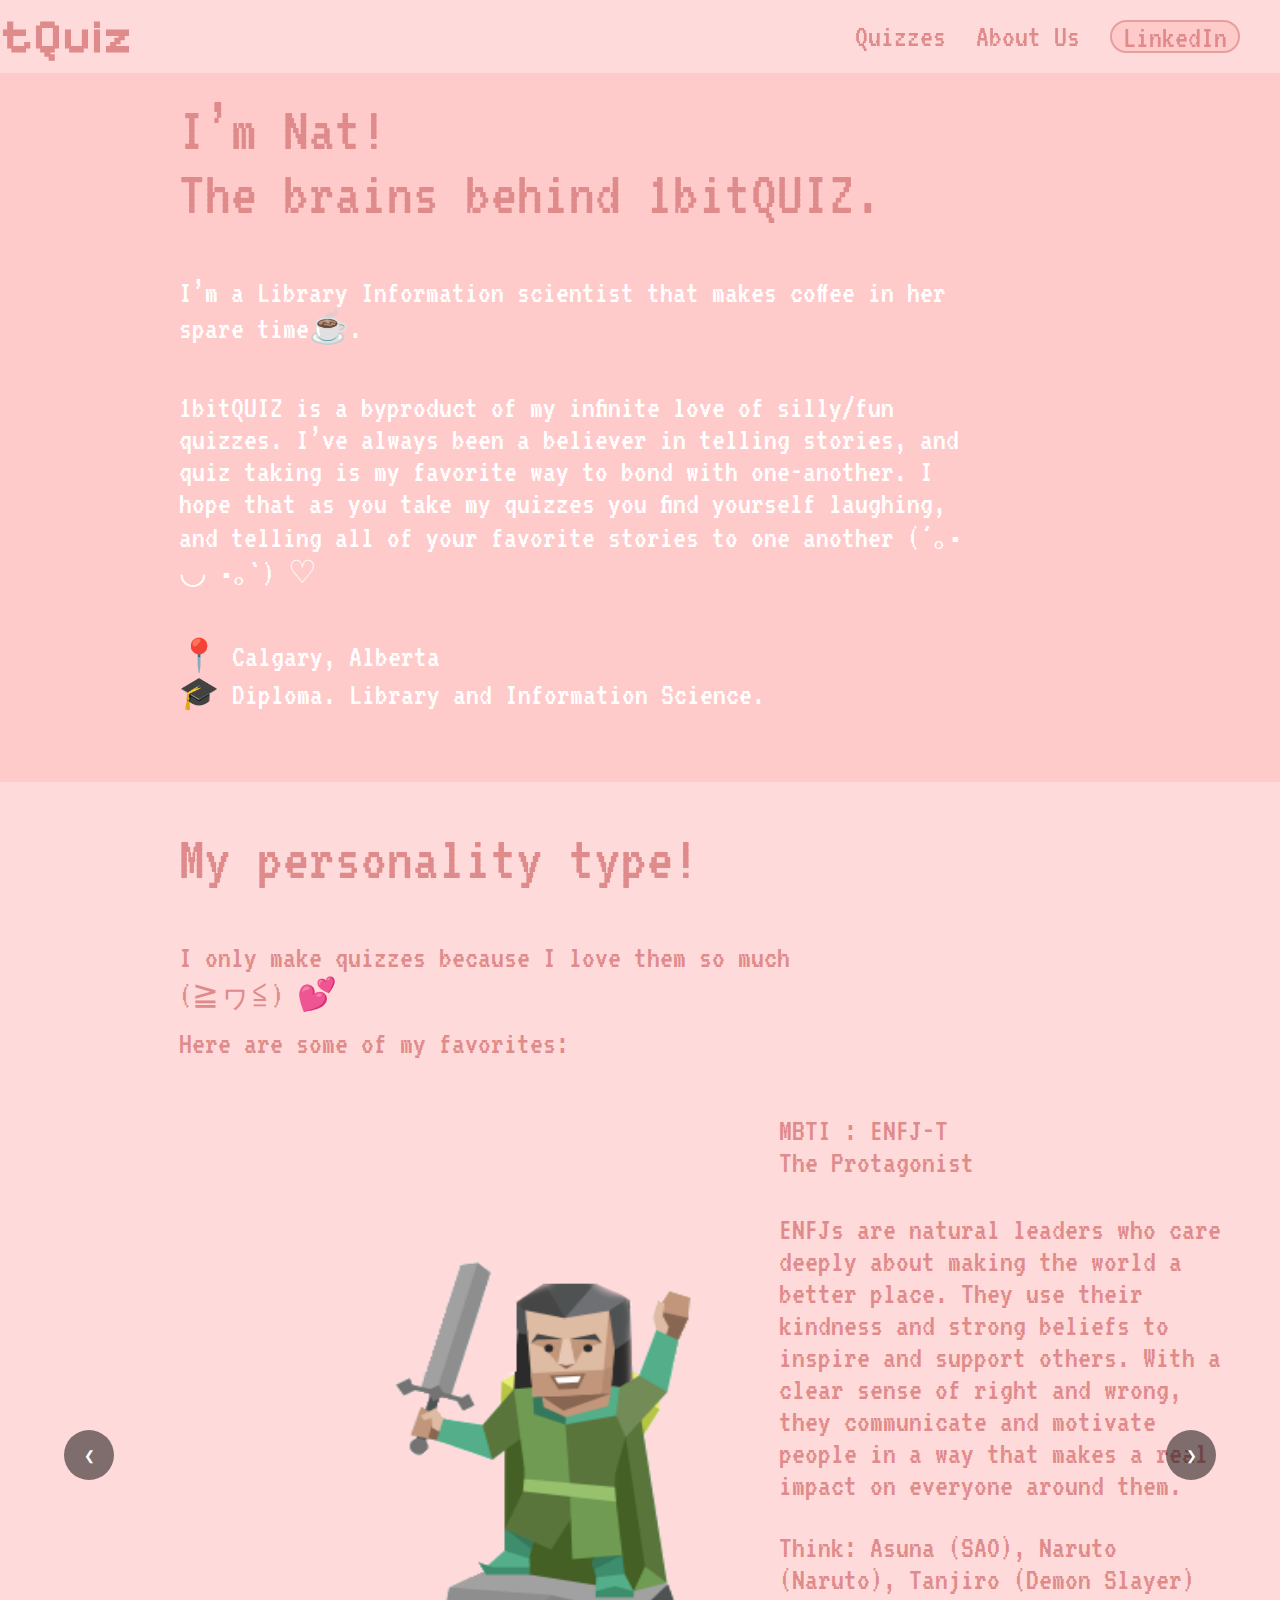
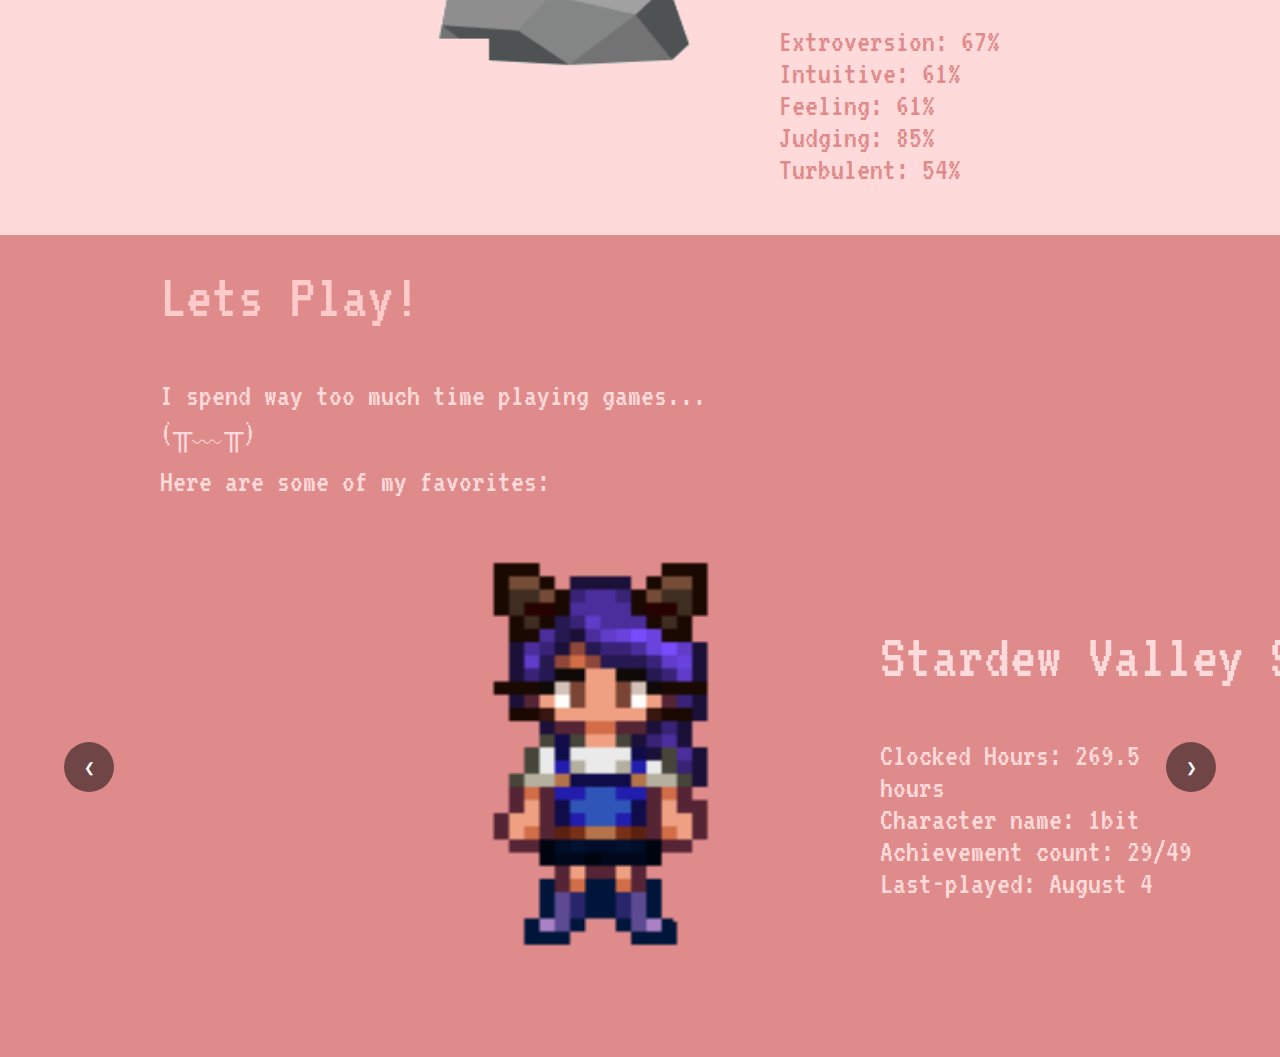
<file: extra pages/AboutUs/Aboutus.html>
<!DOCTYPE html>
<html lang="en">

<head>
    <meta charset="UTF-8">
    <meta http-equiv="X-UA-Compatible" content="IE=edge">
    <meta name="viewport" content="width=device-width, initial-scale=1.0">
    <title>1bitQuiz</title>
    <link rel="stylesheet" href="style.css">
    <link href='https://unpkg.com/boxicons@2.1.4/css/boxicons.min.css' rel='stylesheet'>
</head>

<body>
    <nav class="navbar">
        <div class="navbar-container">
            <a href="#" class="logo">1bitQuiz</a>
            <ul class="nav-links">
                <li><a href="../../index.html">Quizzes</a></li>
                <li><a href="./Aboutus.html">About Us</a></li>
                <li><a href="https://www.linkedin.com/in/maria-natalia-gregorio-3b7074178/" class="nav-button" target="_blank">LinkedIn</a></li>
            </ul>
        </div>
    </nav>

<section>
    <div class="section-1">
            <h1>I’m Nat! <br> The brains behind 1bitQUIZ. </h1>
            <p> I’m a Library Information scientist that makes coffee in her spare time☕. </p>
            <p> 1bitQUIZ is a byproduct of my infinite love of silly/fun quizzes. I’ve always been a believer in telling stories, and quiz taking is my favorite way to bond with one-another. I hope that as you take my quizzes you find yourself laughing, and telling all of your favorite stories to one another (´｡• ◡ •｡`) ♡ </p>
            <p>📍 Calgary, Alberta   <br>🎓 Diploma. Library and Information Science. </p>
        </div>

        <div class="pixel">
            <div class="containerpixel">
            <img src="./images/Aboutus1.gif">
        </div>
       </div>
    
</section>

    <div class="section-2">
            <h2>My personality type! </h2>
            <p>I only make quizzes because I love them so much <br>(≧ヮ≦) 💕 </p>
            <p>Here are some of my favorites:</p>
    </div>

    <div class="pixel-3">
        <div class="containerpixel">
        <img src="./images/Aboutus3.gif">
    </div>
   </div>


    <div class="slider-container" id="slider1-container">
        <button class="slider-button prev-button" id="prev1">&#10094;</button>
        <div class="slider" id="slider1">
            <div class="slide">
                <img src="./images/ENFJ.png" alt="Image 1">
                <div class="text-section">
                    <h4>MBTI : ENFJ-T <br>The Protagonist</h4>
                    <p>ENFJs are natural leaders who care deeply about making the world a better place. They use their kindness and strong beliefs to inspire and support others. With a clear sense of right and wrong, they communicate and motivate people in a way that makes a real impact on everyone around them.</p>
                    <p>Think: Asuna (SAO), Naruto (Naruto), Tanjiro (Demon Slayer) </p>
                    <p>Extroversion: 67%<br>Intuitive: 61%<br>Feeling: 61%<br>Judging: 85%<br>Turbulent: 54%</p>
                </div>
            </div>
            <div class="slide">
                <img src="./images/2W1.png" alt="Image 2">
                <div class="text-section">
                    <h4>Enneagram :  2w1 <br>The Servant</h4>
                    <p>Core Traits of Type 2:</p>
                    <p>Helpful and Caring: <br>Type 2s are naturally empathetic and focused on the needs of others. They derive joy and satisfaction from being supportive, nurturing, and making others feel valued.</p>
                    <p>Relationship-Oriented: <br>They often prioritize their relationships, seeking to be loved and appreciated through their acts of service and kindness.</p>
                </div>
            </div>
            <div class="slide">
                <img src="./images/hearts.png" alt="Image 3">
                <div class="text-section">
                    <h4>Love Languages</h4>
                    <p>I am a true yapper.</p>
                    <p>because of this... I really value quality time! Nothing in the world is better to me than just spending time with the people you care about ( ˊᵕˋ )♡.°⑅ </p>
                    <p>Quality Time: 40%<br>Physical Touch: 15%<br>Words of Affirmation: 20%<br>Gift-Giving: 5%<br>Acts of service: 20%</p>
                </div>
            </div>
        </div>
        <button class="slider-button next-button" id="next1">&#10095;</button>
    </div>



<div class="section-3">
     <h3>Lets Play!</h3>
     <p>I spend way too much time playing games...<br>(╥﹏╥) </p>
     <p>Here are some of my favorites:</p>
     
     <div class="pixel-2">
        <div class="containerpixel">
        <img src="./images/Aboutus2.gif">
    </div>
   </div>




 <div class="slider-container" id="slider2-container">
    <button class="slider-button prev-button" id="prev2">&#10094;</button>
    <div class="slider" id="slider2">
        <div class="slide">
            <img src="./images/stardew.png" alt="Image 1">
            <div class="text-section-2">
                <h5>Stardew Valley Stats:</h5>
                <p>Clocked Hours: 269.5 hours<br>Character name: 1bit<br>Achievement count: 29/49<br>Last-played: August 4</p>
            </div>
        </div>
        <div class="slide">
            <img src="./images/osu.png" alt="Image 2">
            <div class="text-section-2">
                <h5>Osu! / Osu!mania Stats:</h5>
                <p>Clocked Hours: osu:95 hours/osu mania:142 hours<br>Highest Rank: osu: #415,568 /osu mania: #39,174 <br>User ID: 1bitheart<br>pp: osu: 2,126pp/osu mania: 3,072pp</p>
     
            </div>
        </div>
        <div class="slide">
            <img src="./images/valorant.png" alt="Image 3">
            <div class="text-section-2">
                <h5>Valorant Stats:</h5>
                <p>Clocked Hours: 326 hours<br>Highest Rank: Gold 1<br>User ID: 1bit#heart<br>Most played role: Sentinel > Duelist > Controller > Initiator<br>Headshot Accuracy: 28.9%</p>

            </div>
        </div>
    </div>
    <button class="slider-button next-button" id="next2">&#10095;</button>
</div>
    <script src="script.js"></script>
</div>
</div>

</section>
</file>
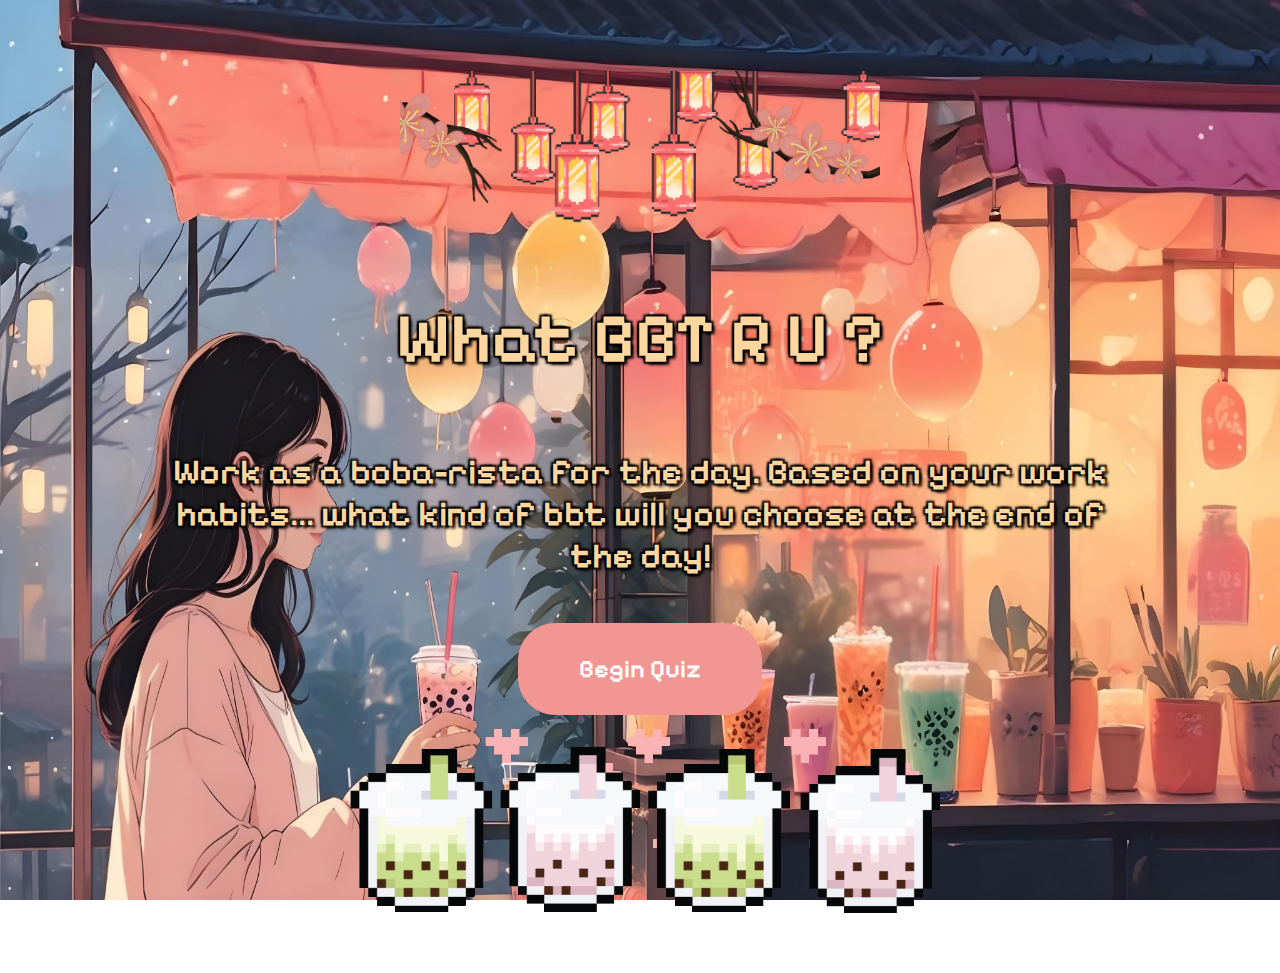
<file: quizzes/WhatKindofBBTareyou/WhatKindofBBTareyou.html>
<!DOCTYPE html>
<html lang="en">
<head>
    <meta charset="UTF-8">
    <meta name="viewport" content="width=device-width, initial-scale=1.0">
    <title>WhatKindofBBTareyou</title>
    <link rel="stylesheet" href="WhatKindofBBTareyou.css">
</head>
<body>
    <div class="wrapper-main">
        <div id="home" class="flex-center flex-column">
        <header>
            <img src="Banner.png" style="max-width: 50%;">
        </header>
        <h3>
            What BBT R U ?
        </h3>
        <h4>
            Work as a boba-rista for the day. Based on your work habits... what kind of bbt will you choose at the end of the day!
        </h4>
    
        <div class="begin-quiz-container">
            <button id="begin-quiz">Begin Quiz</button>
        </div>
        <p>
            <img src="Thumbnail.gif" style="max-width: 80%;">
        </p>
        
    </div>
    <!--Quiz-Page-->
    <div class="quiz-page" id="quiz-page" style= "display: none;">
        <div id="quiz" class="justify-center flex-column">
            <img id="question-progress-image" src="" >
            <img id="question-image" src="">
            <h2 id="question">question</h2>
            <div id="choices" class="choices">

            </div>
        </div>

    <div>
        <!--Results Page-->
        <div id="results" style="display: none;">
            <h1>You are ...</h1>
            <div id="mbti-image">

            </div>
            <div>
                <p2>Save image and share to Instagram Stories! :></p2>
            </div>
            <div class="button-container">
                <button class="share-button">Share Quiz!</button>
                <button id="back-to-home">Back to Home</button>
                <button id="back-to-main-page">Back to Main Page</button>
            </div>
            <footer>
                Follow me on Instagram if you'd like! <a href="https://www.instagram.com/nataliagregoriooo/?hl=en">@nataliagregoriooo</a> | >:D 
            </footer>
        </div>
    </div>
    </div>
    <script src="WhatKindofBBTareyou.js"></script>
</body>
</html>
</file>
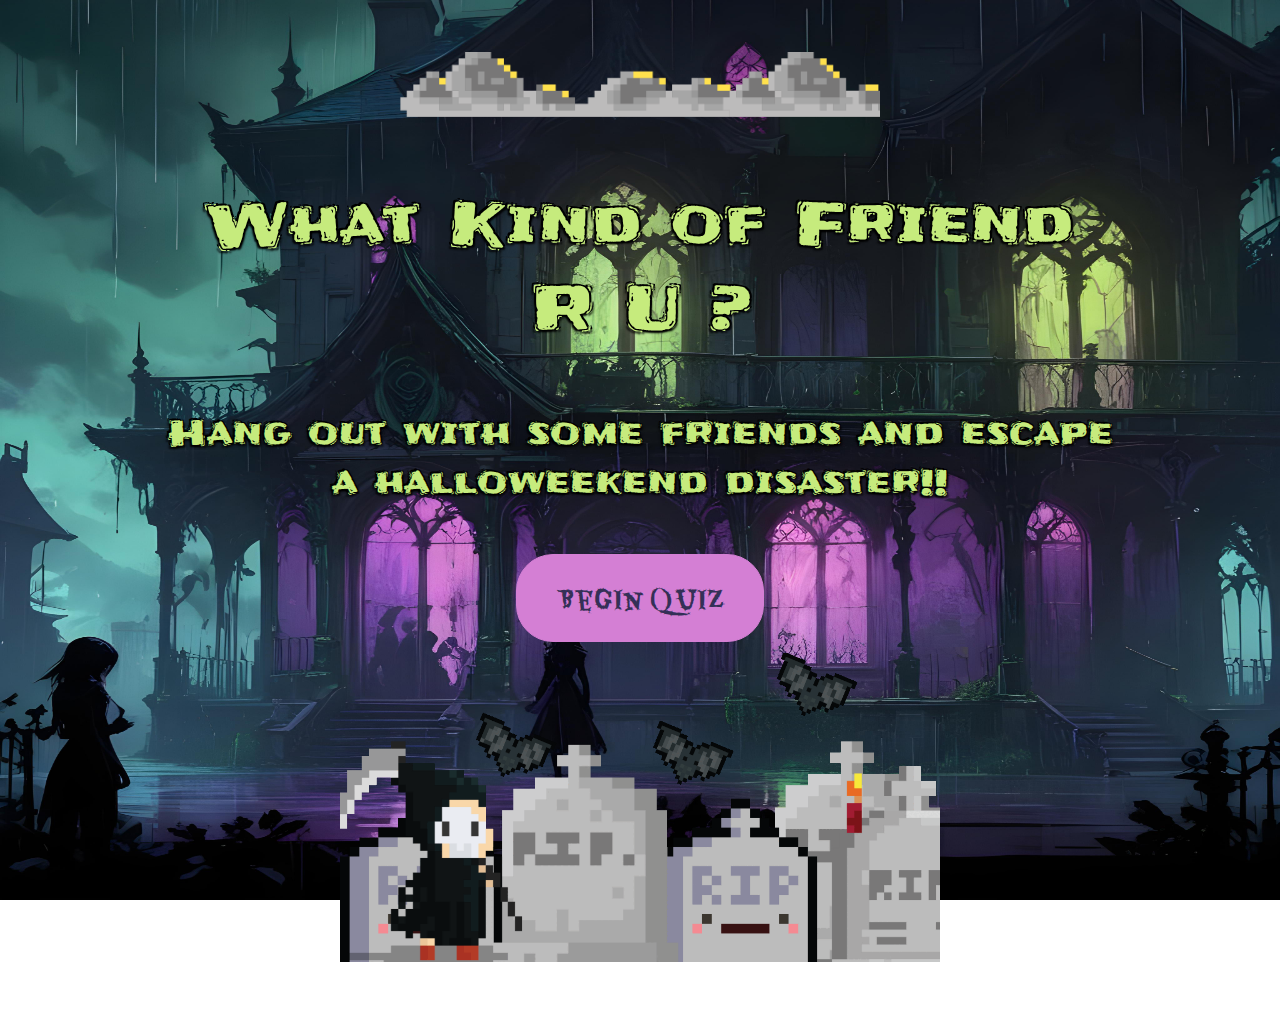
<file: quizzes/WhatKindofFriendareyou/WhatKindofFriendareyou.html>
<!DOCTYPE html>
<html lang="en">
<head>
    <meta charset="UTF-8">
    <meta name="viewport" content="width=device-width, initial-scale=1.0">
    <title>What kind of Friend are you?</title>
    <link rel="stylesheet" href="WhatKindofFriendareyou.css">
</head>
<body>
    <div class="wrapper-main">
        <div id="home" class="flex-center flex-column">
        <header>
            <img src="Banner.png" style="max-width: 50%;">
        </header>
        <h3>
            What Kind of Friend R U ?
        </h3>
        
        <h4>
            Hang out with some friends and escape a halloweekend disaster!!
        </h4>
    
        <div class="begin-quiz-container">
            <button id="begin-quiz">Begin Quiz</button>
        </div>
        <p>
            <img src="Thumbnail.gif" style="max-width: 80%;">
        </p>
        
    </div>

    <!--Quiz-Page-->
    <div class="quiz-page" id="quiz-page" style= "display: none;">
        <div id="quiz" class="justify-center flex-column">
            <img id="question-progress-image" src="" >
            <img id="question-image" src="">
            <h2 id="question">question</h2>
            <div id="choices" class="choices">
            </div>
            <h5>
                .
            </h5>
        </div>
    

    <div>
        <!--Results Page-->
        <div id="results" style="display: none;">
            <h1>You are ...</h1>
            <div id="mbti-image">

            </div>
            <div class="button-container">
                <button class="share-button">Share Quiz!</button>
                <button id="back-to-home">Back to Home</button>
                <button id="back-to-main-page">Back to Main Page</button>
            </div>
            <div>
                <p2>Save image and share to Instagram Stories! :></p2>
            </div>
            <footer>
                Follow me on Instagram if you'd like! <a href="https://www.instagram.com/nataliagregoriooo/?hl=en">@nataliagregoriooo</a> | >:D 
            </footer>
        </div>
    </div>
    </div>
    <script src="WhatKindofFriendareyou.js"></script>
</body>
</html>
</file>
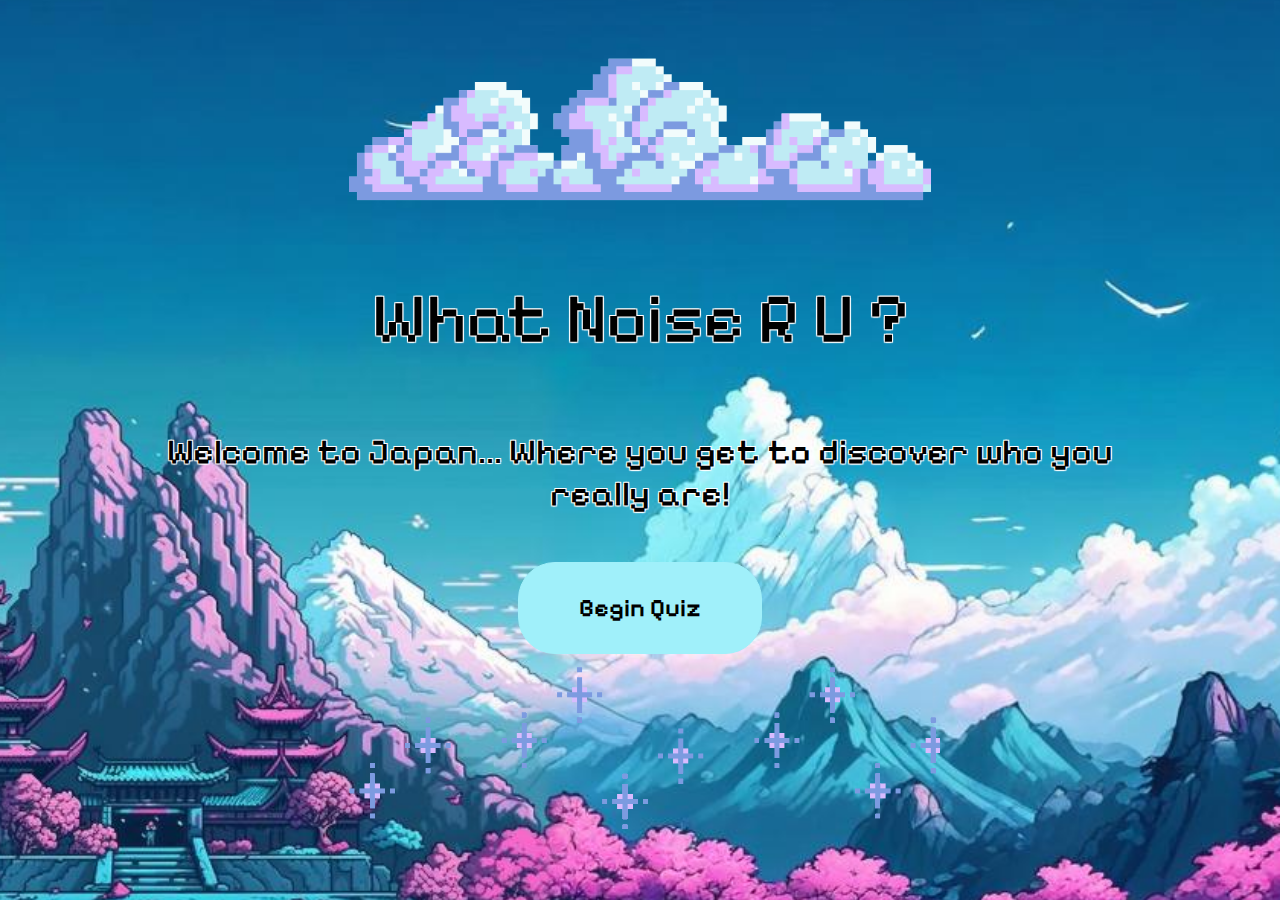
<file: quizzes/WhatKindofNoiseareyou/WhatKindofNoiseareyou.html>
<!DOCTYPE html>
<html lang="en">
<head>
    <meta charset="UTF-8">
    <meta name="viewport" content="width=device-width, initial-scale=1.0">
    <title>What kind of Noise are you?</title>
    <link rel="stylesheet" href="WhatKindofNoiseareyou.css">
</head>
<body>
    <div class="wrapper-main">
        <div id="home" class="flex-center flex-column">
        <header>
            <img src="Banner.png" style="max-width: 100%;">
        </header>
        <h3>
            What Noise R U ?
        </h3>
        <h4>
            Welcome to Japan... Where you get to discover who you really are!
        </h4>
        <div class="begin-quiz-container">
            <button id="begin-quiz">Begin Quiz</button>
        </div>
        <p>
            <img src="Thumbnail.gif" style="max-width: 100%;">
        </p>
    </div>
    <!--Quiz-Page-->
    <div class="quiz-page" id="quiz-page" style= "display: none;">
        <div id="quiz" class="justify-center flex-column">
            <img id="question-progress-image" src="" >
            <img id="question-image" src="">
            <h2 id="question">question</h2>
            <div id="choices" class="choices">

            </div>
        </div>

    <div>
        <!--Results Page-->
        <div id="results" style="display: none;">
            <h1>You are ...</h1>
            <div id="mbti-image">

            </div>
            <div class="button-container">
                <button class="share-button">Share Quiz!</button>
                <button id="back-to-home">Back to Home</button>
                <button id="back-to-main-page">Back to Main Page</button>
            </div>
            <div>
                <p2>Save image and share to Instagram Stories! :></p2>
            </div>
            <footer>
                Follow me on Instagram if you'd like! <a href="https://www.instagram.com/nataliagregoriooo/?hl=en">@nataliagregoriooo</a> | >:D 
            </footer>
        </div>
    </div>
    </div>
    <script src="WhatKindofNoiseareyou.js"></script>
</body>
</html>
</file>
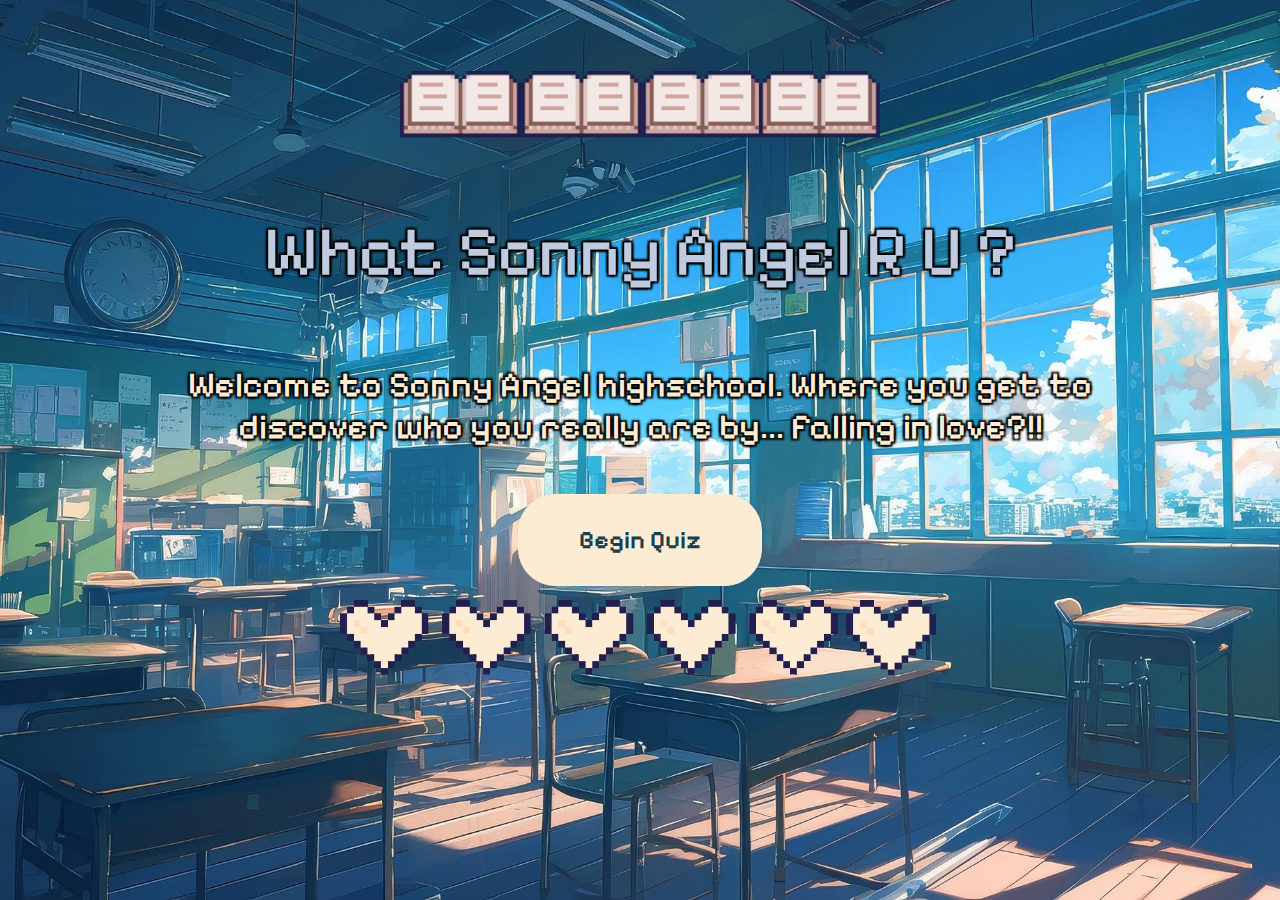
<file: quizzes/WhatKindofSonnyAngelareyou/WhatKindofSonnyAngelareyou.html>
<!DOCTYPE html>
<html lang="en">
<head>
    <meta charset="UTF-8">
    <meta name="viewport" content="width=device-width, initial-scale=1.0">
    <title>What kind of Sonny Angel are you?</title>
    <link rel="stylesheet" href="WhatKindofSonnyAngelareyou.css">
</head>
<body>
    <div class="wrapper-main">
        <div id="home" class="flex-center flex-column">
        <header>
            <img src="Banner.png" style="max-width: 50%;">
        </header>
        <h3>
            What Sonny Angel R U ?
        </h3>
        <h4>
            Welcome to Sonny Angel highschool. Where you get to discover who you really are by... falling in love?!!
        </h4>
    
        <div class="begin-quiz-container">
            <button id="begin-quiz">Begin Quiz</button>
        </div>
        <p>
            <img src="Thumbnail.gif" style="max-width: 80%;">
        </p>
        
    </div>
    <!--Quiz-Page-->
    <div class="quiz-page" id="quiz-page" style= "display: none;">
        <div id="quiz" class="justify-center flex-column">
            <img id="question-progress-image" src="" >
            <img id="question-image" src="">
            <h2 id="question">question</h2>
            <div id="choices" class="choices">

            </div>
        </div>

    <div>
        <!--Results Page-->
        <div id="results" style="display: none;">
            <h1>You are ...</h1>
            <div id="mbti-image">

            </div>
            <div class="button-container">
                <button class="share-button">Share Quiz!</button>
                <button id="back-to-home">Back to Home</button>
                <button id="back-to-main-page">Back to Main Page</button>
            </div>
            <div>
                <p2>Save image and share to Instagram Stories! :></p2>
            </div>
            <footer>
                Follow me on Instagram if you'd like! <a href="https://www.instagram.com/nataliagregoriooo/?hl=en">@nataliagregoriooo</a> | >:D 
            </footer>
        </div>
    </div>
    </div>
    <script src="WhatKindofSonnyAngelareyou.js"></script>
</body>
</html>
</file>
<file: extra pages/AboutUs/style.css>
@import url('https://fonts.googleapis.com/css2?family=Montserrat:wght@300;400;500;600;700;800;900&display=swap');
@import url('https://fonts.googleapis.com/css2?family=Montserrat:wght@300;400;500;600;700;800;900&display=swap');
@import url('https://fonts.googleapis.com/css2?family=Pixelify+Sans:wght@400..700&display=swap');
@import url('https://fonts.googleapis.com/css2?family=VT323&display=swap');

* {
    margin: 0;
    padding: 0;
    box-sizing: border-box;
    font-family: 'Montserrat', sans-serif;
}
.navbar {
    background-color: #ffdada; 
    padding: 8px; 
    position: sticky;
    top: 0;
    z-index: 10;
    width: 100%;
}

.pixel {
    width: 50px;
    height: 50px;
    object-fit: cover;
    position: absolute;
    top: -25rem;
    right: 60rem;
    z-index: 6;
}
.pixel-2 {
    width: 50px;
    object-fit: cover;
    position: absolute;
    top: 48rem;
    right: 55rem;
    z-index: 6;
}
.pixel-3 {
    width: 50px;
    height: 50px;
    object-fit: cover;
    position: absolute;
    top: -12rem;
    right: 55rem;
    z-index: 6;
}

.navbar-container {
    display: flex;
    justify-content: space-between;
    align-items: center;
    max-width: 1200px; 
    margin: 0 auto;
}

.logo {
    font-size: 3rem;
    font-weight: 700;
    margin-left: -100px;
    text-decoration: none;
    color: #e08b8b; 
    font-family: 'Pixelify Sans';
}

.nav-links {
    list-style: none;
    display: flex;
    gap: 30px; 
}
.nav-button {
    display: inline-flex;
    justify-content: center;
    align-items: center;
    width: 130px;
    height: 2.1rem;
    background: #ffcaca;
    border: 2px solid #e69e9e;
    border-radius: 40px;
    font-size: 22px;
    color: #000000;
    text-decoration: none;
    font-weight: 600;
    font-size: 22px;
    font-family: 'Pixelify Sans';
}

.nav-button:hover {
    cursor: pointer;
    background-color: #e69e9e;
    color: #fbfbfb;
    transform: none;
    transition: transform 150ms;
    transition: background-color 0.3s ease-in-out;
}
.nav-links li a {
    text-decoration: none;
    color: #e08b8b; /* Link color */
    font-size: 2rem;
    font-family:  'VT323', monospace;
    font-weight: 500;
    transition: color 0.3s ease-in-out;
}

.nav-links li a:hover {
    color: #ffffff; /* Change color on hover */
}

body {
    font-family: Arial, sans-serif;
    margin: 0;
    padding: 0;
    display: flex;
    flex-direction: column;
    align-items: center;
    background-color: #ffdada;
}

.section-1 {
    background-color: #ffcaca;
    width: 100%;
    padding: 25px; 

}
.section-1 p {
    margin-bottom: 45px;
    margin-right: 10%;
    padding: 0 12.5%;
}
.section-2 {
    background-color: #ffdada;
    width: 100%;
    padding: 25px; 

}

.section-2 p {
    color: #e08b8b;
    margin-right: 10%;
    padding: 0 12.5%;

}
.section-3 {
    background-color: #e08b8b;
    width: 100%;
    padding: 0px; 

}

.section-3 p {
    color: #ffdada;
    margin-right: 10%;
    padding: 0 12.5%;
}


 h1 {
    color: #e08b8b;       
    font-size: 4rem;     
    text-align: left;    
    margin-bottom: 50px;   
    font-weight: 1;    
    font-family:  'VT323', monospace;
    padding: 0 12.5%;
}

h2 {
    color: #e08b8b;      
    font-size: 4rem;      
    text-align: left;   
    margin-bottom: 50px;   
    font-weight: 1;     
    font-family:  'VT323', monospace;
    margin-top: 20px;
    padding: 0 12.5%;
}

h3 {
    color: #ffcaca;       
    font-size: 4rem;      
    text-align: left;    
    margin-bottom: 50px;   
    font-weight: 1;     
    font-family:  'VT323', monospace;
    margin-top: 30px;
     padding: 0 12.5%;
}

h4 {
    color: #e08b8b;      
    font-size: 4rem;      
    text-align: center;    
    margin-bottom: 50px;   
    font-weight: 1;    
    font-family:  'VT323', monospace;
    
}

h5 {
    color: #ffdada;       
    font-size: 4rem;      
    text-align: center;    
    margin-bottom: 50px;   
    font-weight: 1;    
    font-family:  'VT323', monospace;
}

p {
    color: #ffffff;       
    font-size: 2rem;      
    text-align: left;    
    margin-bottom: 10px;   
    margin-right: 45vw;
    font-weight: 10;    
    font-family:  'VT323', monospace;
}

.content {
    width: 80%;
    max-width: 800px;
    text-align: center;
    margin: 0px 0;
}

.slider-container {
    position: relative;
    width: 100%; 
    overflow: hidden;
    margin-top: 20px;
    margin-bottom: 40px;
    overflow-x: hidden;
    
}

#slider1-container .slide {
    background-color: #ffdada; 
}

#slider2-container .slide {
    background-color: #e08b8b; 
}

.slider {
    display: flex;
    transition: transform 0.5s ease-in-out;
    margin-left: 300px;
}

.slide {
    min-width: 100vw; 
    display: flex;
    align-items: center;
    box-sizing: border-box;
    padding-left: 60px; 
    padding-right: 60px; 
}

.slide img {
    width: 500px;
    height: 500px;
    display: block;
    margin-right: 20px; 
}

.text-section {
    display: flex;
    flex-direction: column; 
    align-items: flex-start; 
    justify-content: left; 
    flex-grow: 1;
    text-align: left;
    width: 80%; 
}

.text-section h4, 
.text-section h5 {
    font-size: 2rem; 
    margin-bottom: 15px;
    text-align: left;
}

.text-section p {
    font-size: 2rem; 
    line-height: 2rem; 
    margin-right: 40%;
    margin-top: 20px;
    padding: 0 0%;
     color: #e08b8b;
}

.text-section-2 p {
    font-size: 2rem; 
    line-height: 2rem; 
    margin-right: 40%;
    margin-top: 20px;
    padding: 0 0%;
     color: #ffdada;
}
.slider-button {
    position: absolute;
    top: 50%;
    transform: translateY(-50%);
    background-color: rgba(0, 0, 0, 0.5);
    color: white;
    border: none;
    padding: 15px;
    cursor: pointer;
    z-index: 1;
    border-radius: 50%; 
    width: 50px;
    height: 50px;
    display: flex;
    align-items: center;
    justify-content: center;
}

.prev-button {
    left: 5%; 
}

.next-button {
    right: 5%; 
}


@media screen and (max-width: 600px) {

    .nav-links {
        display: flex;
        flex-direction: column; 
        gap: 2px;
        
    }
     p {
        color: #ffffff;
        margin-right: 10%;
        padding: 0 12.5%;
        margin-bottom: 10px;
    }
    .pixel {
        display: none;
    }
    .pixel-2 {
        display: none;
    }
    .pixel-3 {
        display: none;
    }
    h1 {
        color: #e08b8b;       
        font-size: 4rem;      
        text-align: left;   
        margin-bottom: 20px;   
        font-weight: 1;     
        font-family:  'VT323', monospace;
        padding: 0 12.5%;
    }
    
    h2 {
        color: #e08b8b;       
        font-size: 3rem;       
        text-align: left;   
        margin-bottom: 20px;  
        font-weight: 1;    
        font-family:  'VT323', monospace;
        margin-top: 20px;
        padding: 0 12.5%;
    }
    
    h3 {
        color: #ffcaca;       
        font-size: 3rem;      
        text-align: left;    
        margin-bottom: 20px;   
        font-weight: 1;     
        font-family:  'VT323', monospace;
        margin-top: 30px;
         padding: 0 12.5%;
    }
    
    h4 {
        color: #e08b8b;       
        font-size: 4rem;      
        text-align: center;   
        margin-bottom: 50px;   
        font-weight: 1;     
        font-family:  'VT323', monospace;
        
    }
    
    h5 {
        color: #ffdada;       
        font-size: 4rem;      
        text-align: center;    
        margin-bottom: 50px;   
        font-weight: 1;    
        font-family:  'VT323', monospace;
    }
    .text-section {
        display: flex;
        flex-direction: column; 
        align-items: flex-start; 
        justify-content: left; 
        flex-grow: 1;
        text-align: left;
        width: 70%; 
    }
    
    .text-section h4, 
    .text-section-2 h5 {
        font-size: 2.5rem; 
        margin-bottom: 40px;
        text-align: center;
    }
    
    .text-section p {
        font-size: 1.5rem; 
        line-height: 2rem;
        margin-right: 10%;
        margin-top: 20px;
        margin-bottom: 40px;
        padding: 0 0%;
        color: #e08b8b;
    }

    .text-section-2 p {
        font-size: 1.5rem; 
        line-height: 2rem; 
        margin-right: 10%;
        margin-top: 20px;
        margin-bottom: 40px;
        padding: 0 0%;
         color: #ffdada;
    }
    .nav-button {
        display: inline-flex;
        justify-content: center;
        align-items: center;
        width: 110px;
        height: 2rem;
        margin-left: -12px;
        background: #ffcaca;
        border: 2px solid #e69e9e;
        border-radius: 40px;
        font-size: 22px;
        color: #000000;
        text-decoration: none;
        font-weight: 600;
        font-size: 22px;
        font-family: 'Pixelify Sans';
    }
    .header-container {
        padding: 0 15px; /
    }

    .logo {
        font-size: 2rem;
        margin-left: 0px;
    }

    .nav-links li a {
        font-size: 1.5rem; 
    }

    .section-1 p {
        margin-bottom: 45px;
        margin-right: 5%;
        font-size: 1.5rem;
    }

    .section-2 p {
        margin-bottom: 20px;
        margin-right: 5%;
        font-size: 1.5rem;
    }

    .section-3 p {
        margin-bottom: 20px;
        margin-right: 5%;
        font-size: 1.5rem;
        margin-left: 25px; 
        color: #ffdada;
        

    }
    content {
        width: 100%;
        max-width: 800px;
        text-align: center;
        margin: 20px 0;
    }
    
    .slider-container {
        position: relative;
        width: 100%; 
        overflow: hidden;
        margin-top: 5px;
        margin-bottom: 0px;
        overflow-x: hidden;
        
    }
    
    #slider1-container .slide {
        background-color: #ffdada;
    }
    
    #slider2-container .slide {
        background-color: #e08b8b; 
    }
    
    .slider {
        flex-direction: row; 
        align-items: center; 
        margin-left: 0px;
    }

    .slide {
        flex-direction: column; 
        justify-content: center; 
        padding-left: 0px; 
        padding-right: 0px;
    }

    .slide img {
        width: 70%; 
        height: auto; 
        margin-right: 0px; 
        margin-bottom: 20px; 
        margin-top: 0x;
    }

    .text-section {
        width: 50%; 
        padding-left: 0px; 
        padding-right: 0px;
        text-align: center; 
    }

    .text-section h4,
    .text-section h5,
    .text-section p {
        margin-left: 10px; 
        margin-right: 10px;
    }

    .text-section p {
        margin-top: -20px;
    }
    .slider-button {
        position: absolute;
        top: 50%;
        transform: translateY(-50%);
        background-color: rgba(0, 0, 0, 0.5);
        color: white;
        border: none;
        padding: 15px;
        cursor: pointer;
        z-index: 1;
        border-radius: 50%; 
        width: 50px;
        height: 50px;
        display: flex;
        align-items: center;
        justify-content: center;
    }
    
    .prev-button {
        left: 5%; 
    }
    
    .next-button {
        right: 5%;
    }
}
</file>
<file: quizzes/WhatKindofBBTareyou/WhatKindofBBTareyou.css>
@import url('https://fonts.googleapis.com/css2?family=Pixelify+Sans:wght@400..700&display=swap');
@import url('https://fonts.googleapis.com/css2?family=VT323&display=swap');
html {
    font-size: 62.5%;
}

body {
    background-image: url("BBT\ background\ 4.jpg"); /* be careful it might break */ 
    background-repeat: no-repeat;
    background-size: 100% 100%;
    background-attachment: fixed;
    padding: 50px 0;
    margin: 0 auto;
    display: flex;
    align-items: center;
    justify-content: center;
}

a:link {
    color: #fe796a;
  }
  
  /* visited link */
  a:visited {
    color: #fe796a;
  }
  
  /* mouse over link */
  a:hover {
    color: #fbdca4;
  }
  
.wrapper-main {
    width: 1000px;
    padding: 0 20px;
    margin: 0 auto;
    box-sizing: border-box;
    align-items: center;
}

h1 {
    font-size: 70px;
    font-family: 'Pixelify Sans';
    text-shadow:
    2px 2px 2px #000000,
    -2px 2px 2px #000000,
    -2px -2px 2px #000000,
    2px -2px 2px #000000;
    color: #f19693;
    font-weight: 800;
    text-align: center;
    max-width: 70%;
    margin: 0 auto;
}

h2 {
    font-size: 35px;
    font-family:  'VT323', monospace;
    text-shadow:
    2px 2px 2px #000000,
    -2px 2px 2px #000000,
    -2px -2px 2px #000000,
    2px -2px 2px #000000;
    color: #fbdca4;
    font-weight: 400;
    text-align: center;
    max-width: 70%;
}

h3 {
    font-size: 700%;
    font-family: 'Pixelify Sans';
    text-shadow:
    3px 3px 3px #000000,
    -2px 2px 2px #000000,
    -2px -2px 2px #000000,
    2px -2px 2px #000000;
    color: #fbd79f;
    font-weight: 600;
    text-align: center;
}

h4 {
    font-size: 350%;
    font-family: 'Pixelify Sans';
    text-shadow:
    3px 3px 3px #000000,
    -2px 2px 2px #000000,
    -2px -2px 2px #000000,
    2px -2px 2px #000000;
    color: #fbd79f;
    font-weight: 600;
    text-align: center;
}

p {
    display: flex;
    align-items: center;
    justify-content: center;
}

p img {
    max-width: 100%;
    height: auto;
    width: 600px;
}

p2 {
    display: flex;
    align-items: center;
    justify-content: center;
    font-size: 30px;
    font-family: 'Pixelify Sans';
    text-shadow:
    2px 2px 2px #000000,
    -2px 2px 2px #000000,
    -2px -2px 2px #000000,
    2px -2px 2px #000000;
    color: #f19693;
    font-weight: 600;
    text-align: center;
    margin-bottom: 15px;
}

footer {
    font-size: 14px;
    font-family: 'Pixelify Sans';
    color: #ffffff;
    text-shadow:
    2px 2px 2px #000000,
    -1px 1px 1px #000000,
    -1px -1px 0 #000000,
    1px -1px 0 #000000;
    font-weight: 400;
    margin-top: 30px;
    text-align: center;
}

header {
    display: flex;
    align-items: center;
    justify-content: center;
    margin-top: 20px;
}

header img {
    max-width: 100%;
    height: auto;
    width: 700px;
    margin-top: 1px;
}

.button-container {
    display: flex;
    justify-content: center;
    margin-top: 10px;
}


/*BUTTONS*/
.button-container {
    display: flex;
    justify-content: center;
    margin-top: 10px;
}

.begin-quiz-container {
    display: flex;
    justify-content: center; /* Horizontally center the button */
    align-items: center; /* Vertically center the button */
}

#begin-quiz {
    font-size: 2.5rem;
    font-weight: 600;
    padding: 3rem 6rem;
    text-align: center;
    border: 0.1rem solid #f19693;
    text-decoration: none;
    font-family: 'Pixelify Sans';
    color: #fdfdfd;
    background-color: #f19693;
    border-radius: 37px;
}

#begin-quiz:hover {
        cursor: pointer;
        background-color: #f47c7b;
        color: #ffe4b3;
        transform: none;
        transition: transform 150ms;
}


.choices {
    display: block;
    align-items: center;
    justify-content: center;
    font-size: 22px;
    font-weight: 400;
    width: 500px;
    height: 12rem;
    text-align: center;
    border: 0.1rem solid #f19693;
    margin:auto;
    margin-bottom: 2rem;
    text-decoration: none;
    font-family: 'VT323', monospace;
    color: #ffffff;
    background-color: #f19693;
    border-radius: 37px;
}

.choices:hover {
    cursor: pointer;
    background-color: #f47c7b;
    color: #ffe4b3;
    transform: none;
    transition: transform 150ms;
}

#back-to-home,.share-button,#back-to-main-page {
    font-size: 1.8rem;
    font-weight: 600;
    padding: 1rem;
    width: 200px;
    height: 45px;
    text-align: center;
    border: 0.1rem solid #f19693;
    margin-bottom: 1rem;
    text-decoration: none;
    font-family: 'Pixelify Sans';
    color: #ffffff;
    background-color: #f19693;
    border-radius: 37px;
}

.share-button {
    background-color:#f19693;
}

#back-to-home:hover,.share-button:hover,#back-to-main-page:hover {
    background-color: #f47c7b;
    border-color: #f47c7b;
    color: #ffe4b3;
}


.share-button + #back-to-home {
    margin-left: 20px;
    align-items: center;
}
#back-to-home + #back-to-main-page{
    margin-left: 20px;
    align-items: center;
}

#quiz {
    display: flex;
    flex-direction: column;
    align-items: center;
}

#question-progress-image {
    max-width: 100%;
    height: auto;
    width: 70%;
    margin-bottom: 80px;
}

#question-image {
    max-width: 100%;
    height: auto;
    width: 250px;
    margin-top: -25px;
}

#mbti-image {
    align-items: center;
    justify-content: center;
    display: flex;
    height: auto;
    margin-top: 10px;
    margin-bottom: 20px;

}

#mbti-image img{
    max-width: 100%;
    height: auto;
    width: 350px;
    margin-top: 10px;
}

@media screen and (max-width: 600px) {

    .wrapper-main {
        width: 100%;
        font-size: 60%;
    }

    body {
        background-image: url("./BBT\ background\ 4.jpg"); /* be careful it might break */ 
    background-repeat: no-repeat;
    background-size: 100% 100%;
    background-attachment: fixed;
        padding: 40px 0;
        margin: 0 auto;
        display: flex;
        align-items: center;
        justify-content: center;
    }

    h1 {
        font-size: 60px;
        font-family: 'Pixelify Sans';
        text-shadow:
        2px 2px 2px #000000,
        -2px 2px 2px #000000,
        -2px -2px 2px #000000,
        2px -2px 2px #000000;
        color: #f19693;
        font-weight: 800;
        text-align: center;
        max-width: 70%;
        margin: 0 auto;
        margin-top: -15px;
    }

    h2 {
        font-size: 30px;
        font-family: 'VT323', monospace;
        text-shadow:
        2px 2px 2px #000000,
        -2px 2px 2px #000000,
        -2px -2px 2px #000000,
        2px -2px 2px #000000;
        color: #fbdca4;
        font-weight: 400;
        text-align: center;
        max-width: 100%;
        margin-bottom: 30px;
    }

    h3 {
        font-size: 60px;
        font-family: 'Pixelify Sans';
        text-shadow:
        3px 3px 3px #000000,
        -2px 2px 2px #000000,
        -2px -2px 2px #000000,
        2px -2px 2px #000000;
        color: #fbd79f;
        font-weight: 600;
        text-align: center;
    }

    h4 {
        font-size: 25px;
        font-family: 'Pixelify Sans';
        text-shadow:
        3px 3px 3px #000000,
        -2px 2px 2px #000000,
        -2px -2px 2px #000000,
        2px -2px 2px #000000;
        color: #fbd79f;
        font-weight: 600;
        text-align: center;
        margin-top: 10px;
    }

    p {
        display: flex;
        align-items: center;
        justify-content: center;
    }

    p img {
        max-width: 100%;
        height: auto;
        width:700px;
        margin-top: 40px;

    }

    p2 {
        display: flex;
        align-items: center;
        justify-content: center;
        font-size: 30px;
        font-family: 'Pixelify Sans';
    text-shadow:
    2px 2px 2px #000000,
    -2px 2px 2px #000000,
    -2px -2px 2px #000000,
    2px -2px 2px #000000;
    color: #f19693;
        text-align: center;
        font-weight: 600;
        margin-bottom: 15px;
    }

    header {
        display: flex;
        align-items: center;
        justify-content: center;
    }

    header img {
        max-width: 100%;
        height: auto;
        width: 700px;
        margin-top: 10px;
    }

    footer {
        font-size: 15px;
        font-family: 'Pixelify Sans';
        color: #ffffff;
        text-shadow:
        2px 2px 2px #000000,
        -1px 1px 1px #000000,
        -1px -1px 0 #000000,
        1px -1px 0 #000000;
        font-weight: 400;
        margin-top: 20px;
        text-align: center;
    }

  
    .begin-quiz-container {
        display: flex;
        justify-content: center; 
        align-items: center; 
    }

    #begin-quiz {
        font-size: 20px;
        font-weight: 800;
        padding: 8px;
        width: 180px;
        text-align: center;
        border: 2rem solid #f19693;
        text-decoration: none;
        font-family: 'Pixelify Sans';
        color: #ffffff;
        background-color: #f19693;
        border-radius: 37px;
        margin-top: 50px;
    }

    #begin-quiz:hover {
        cursor: pointer;
        background-color: #f47c7b;
        color: #ffe4b3;
        transform: none;
        transition: none;
}

    #choices {
        display: block;
        justify-content: center; 
        align-items: center; 
    }
     .choices {
        display: block;
        align-items: center;
        justify-content: center;
        font-size: 22px;
        font-weight: 400;
        width: 320px;
        height: 150px;
        text-align: center;
        border: 0.1rem solid #f19693;
        margin:auto;
        margin-bottom: 15px;
        text-decoration: none;
        font-family: 'VT323', monospace;
        color: #ffffff;
        background-color: #f19693;
        border-color: #f19693;
        border-radius: 37px;
     }

     .choices:hover {
        cursor: pointer;
        background-color: #f47c7b;
        color: #ffe4b3;
        transform: none;
        transition: none;
    }

    #back-to-home,.share-button,#back-to-main-page {
        font-size: 15px;
        font-weight: 600;
        width: 150px;
        height: 60px;
        text-align: center;
        border: 0.1rem solid #f19693;
        margin-bottom: 1rem;
        text-decoration: none;
        font-family: 'Pixelify Sans';
        color: #ffffff;
        background-color: #f19693;
        border-radius: 37px;
    }

    .share-button {
        background-color:#f19693;
    }

  
    .share-button + #back-to-home {
        margin-left: 10px;
        align-items: center;
    }

#back-to-home + #back-to-main-page {
    margin-left: 10px;
    align-items: center;
}

    #quiz {
        display: flex;
        flex-direction: column;
        align-items: center;
    }

    #question-progress-image {
        max-width: 100%;
        height: auto;
        width: 85%;
        margin-top: -10px;
    }

    #question-image {
        max-width: 100%;
        height: auto;
        width: 200px;
        margin-top: -20px;
    }

    #mbti-image img{
        max-width: 100%;
        height: auto;
        width: 600px;
        margin-top: 10px;
    }
}
</file>
<file: quizzes/WhatKindofFriendareyou/WhatKindofFriendareyou.css>
@import url('https://fonts.googleapis.com/css2?family=Nosifer&display=swap');
@import url('https://fonts.googleapis.com/css2?family=Frijole&display=swap');
@import url('https://fonts.googleapis.com/css2?family=Eater&display=swap');
html {
    font-size: 62.5%;
}

body {
    background-image: url("./Friend\ Background.jpg"); /* be careful it might break */ 
    background-repeat: no-repeat;
    background-size: 100% 100%;
    background-attachment: fixed;
    padding: 50px 0;
    margin: 0 auto;
    display: flex;
    align-items: center;
    justify-content: center;
}

.wrapper-main {
    width: 1000px;
    padding: 0 20px;
    margin: 0 auto;
    box-sizing: border-box;
    align-items: center;
}

h1 {
    font-size: 70px;
    font-family: "Nosifer";
    text-shadow:
    2px 2px 2px #909f66,
    -1px 1px 1px #909f66,
    -1px -1px 0 #909f66,
    1px -1px 0 #909f66;
    color: #bde177;
    font-weight: 400;
    text-align: center;
    max-width: 70%;
    margin: 0 auto;
}

h2 { /* this is the question font*/
    font-size: 28px;
    font-family: 'Eater';
    text-shadow:
    2px 2px 2px #000000,
    -2px 2px 2px #000000,
    -2px -2px 0 #000000,
    1px -1px 0 #000000;
    color: #c6eb7d;
    font-weight: 300;
    text-align: center;
    max-width: 90%;
}

h3 { /*This is the main title*/
    font-size: 600%;
    font-family: 'Frijole';
    text-shadow:
    2px 2px 2px #000000,
    -2px 2px 2px #000000,
    -2px -2px 0 #000000,
    2px -1px 0 #000000;
    color: #c6eb7d;
    font-weight: 400;
    text-align: center;
}

h4 { /* this is the caption under the main title */
    font-size: 350%;
    color: #c6eb7d;
    font-family: 'Frijole';
    text-shadow:
    2px 2px 2px #000000,
    -2px 2px 2px #000000,
    -2px -2px 0 #000000,
    1px -1px 0 #000000;
    font-weight: 300;
    text-align: center;
}


p {
    display: flex;
    align-items: center;
    justify-content: center;
}

p img {
    max-width: 100%;
    height: auto;
    width: 600px;
    margin-top: 1px;
}

p2 {
    display: flex;
    align-items: center;
    justify-content: center;
    font-size: 30px;
    color: #c6eb7d;
    font-family: 'Eater';
    text-shadow:
    2px 2px 2px #000000,
    -1px 1px 1px #000000,
    -1px -1px 0 #000000,
    1px -1px 0 #000000;
    font-weight: 400;
    text-align: center;
    margin-bottom: 15px;
}

footer {
    font-size: 14px;
    font-family: 'Eater';
    color: #c6eb7d;
    text-shadow:
    2px 2px 2px #000000,
    -1px 1px 1px #000000,
    -1px -1px 0 #000000,
    1px -1px 0 #000000;
    font-weight: 300;
    margin-top: 30px;
    text-align: center;
}

a:link {
    color: #c6eb7d;
  }
  
  /* visited link */
  a:visited {
    color: #c6eb7d;
  }
  
  /* mouse over link */
  a:hover {
    color: #f08b18;
  }
  

header {
    display: flex;
    align-items: center;
    justify-content: center;
    margin-top: 1px;
}

header img {
    max-width: 100%;
    height: auto;
    width: 600px;
    margin-top: 1px;
}

.button-container {
    display: flex;
    justify-content: center;
    margin-top: 10px;
}


/*BUTTONS*/
.button-container {
    display: flex;
    justify-content: center;
    margin-top: 10px;
}

.begin-quiz-container {
    display: flex;
    justify-content: center; /* Horizontally center the button */
    align-items: center; /* Vertically center the button */
}

#begin-quiz {
    font-size: 2.5rem;
    font-weight: 400;
    padding: 2rem 4rem;
    text-align: center;
    border: 0.1rem solid #d47fd4;
    text-decoration: none;
    font-family: 'Eater';
    color: #343057;
    background-color: #d47fd4;
    border-radius: 37px;
}

#begin-quiz:hover {
        cursor: pointer;
        background-color: #633e63;
        color: #fbfbfb;
        transform: none;
        transition: transform 150ms;
}


.choices {
    display: block;
    align-items: center;
    justify-content: center;
    font-size: 17px;
    font-weight: 400;
    width: 500px;
    height: 12rem;
    text-align: center;
    border: 0.1rem solid #f090f0;
    margin:auto;
    margin-bottom: 5rem;
    text-decoration: none;
    font-family: 'Eater';
    color: #343057;
    background-color: #f090f0;
    border-radius: 37px;
}

.choices:hover {
    cursor: pointer;
    background-color: #633e63;
    color: #fbfbfb;
    transform: none;
    font-weight: 500;
    transition: transform 150ms;
}

#back-to-home,.share-button,#back-to-main-page {
    font-size: 1.8rem;
    font-weight: 600;
    padding: 0.1rem;
    width: 200px;
    height: 45px;
    text-align: center;
    font-weight: 300;
    border: 0.1rem solid #d47fd4;
    margin-bottom: 1rem;
    text-decoration: none;
    font-family: 'Eater';
    color: #343057;
    background-color: #d47fd4;
    border-radius: 37px;
}

.share-button {
    background-color:#d47fd4;
}

#back-to-home:hover,.share-button:hover,#back-to-main-page:hover {
    background-color: #633e63;
    border-color: #633e63;
    color: #fbfbfb;
    font-weight: 300;
}

/*Add margin between the buttons */
.share-button + #back-to-home {
    margin-left: 10px;
    align-items: center;
}

/*Add margin between the buttons */
#back-to-home + #back-to-main-page {
    margin-left: 10px;
    align-items: center;
}

/*UTILITIES*/
#quiz {
    display: flex;
    flex-direction: column;
    align-items: center;
}

#question-progress-image {
    max-width: 100%;
    height: auto;
    width: 70%;
    margin-bottom: 80px;
}

#question-image {
    max-width: 100%;
    height: auto;
    width: 300px;
    margin-top: -25px;
}

#mbti-image {
    align-items: center;
    justify-content: center;
    display: flex;
    height: auto;
    margin-top: 10px;
    margin-bottom: 20px;

}

#mbti-image img{
    max-width: 100%;
    height: auto;
    width: 350px;
    margin-top: 10px;
}

@media screen and (max-width: 600px) {

    .wrapper-main {
        width: 100%;
        font-size: 60%;
    }

    body {
        background-image: url("./Friend\ Background.jpg"); /* be careful it might break */ 
        background-position: 50% 50%;
        background-size: 100% 100%;
        background-attachment: fixed;
        img {
            max-width: 100%;
            height: auto;
          }
        padding: 40px 0;
        margin: 0 auto;
        display: flex;
        align-items: center;
        justify-content: center;
    }

    h1 {
        font-size: 40px;
        font-family: 'Nosifer';
        text-shadow:
        2px 2px 2px #000000,
        -1px 1px 1px #000000,
        -1px -1px 0 #000000,
        1px -1px 0 #000000;
        color: #bde177;
        font-weight: 800;
        text-align: center;
        max-width: 70%;
        margin: 0 auto;
        margin-top: -15px;
    }

    h2 {
        font-size: 20px;
        font-family: 'Eater';
        text-shadow:
        2px 2px 2px #000000,
        -2px 2px 2px #000000,
        -2px -2px 0 #000000,
        2px -2px 0 #000000;
        color: #c6eb7d;
        font-weight: 100;
        text-align: center;
        max-width: 100%;
        margin-bottom: 30px;
    }

    h3 {
        font-size: 60px;
        font-family: 'Frijole';
        text-shadow:
        2px 2px 2px #000000,
        -2px 2px 2px #000000,
        -2px -2px 0 #000000,
        2px -2px 0 #000000;
        color: #c6eb7d;
        font-weight: 400;
        text-align: center;
    }

    h4 {
        font-size: 25px;
        color: #c6eb7d;
        font-family: 'Frijole';
        text-shadow:
        2px 2px 2px #000000,
        -2px 2px 2px #000000,
        -2px -2px 0 #000000,
        1px -1px 0 #000000;
        font-weight: 300;
        text-align: center;
        margin-top: 10px;
    }

    p {
        display: flex;
        align-items: center;
        justify-content: center;
    }

    p img {
        max-width: 100%;
        height: auto;
        width:700px;
        margin-top: 40px;

    }

    p2 {
        display: flex;
        align-items: center;
        justify-content: center;
        font-size: 30px;
        font-weight: 400;
        color: #c6eb7d;
    font-family: 'Eater';
    text-shadow:
    2px 2px 2px #000000,
    -1px 1px 1px #000000,
    -1px -1px 0 #000000,
    1px -1px 0 #000000;
        text-align: center;
        margin-bottom: 15px;
    }

    header {
        display: flex;
        align-items: center;
        justify-content: center;
    }

    header img {
        max-width: 100%;
        height: auto;
        width: 700px;
        margin-top: 10px;
    }

    footer {
        font-size: 15px;
        font-family: 'Eater';
    color: #c6eb7d;
    text-shadow:
    2px 2px 2px #000000,
    -1px 1px 1px #000000,
    -1px -1px 0 #000000,
    1px -1px 0 #000000;
        font-weight: 300;
        margin-top: 20px;
        text-align: center;
    }

    /*BUTTONS*/
    .begin-quiz-container {
        display: flex;
        justify-content: center; /* Horizontally center the button */
        align-items: center; /* Vertically center the button */
    }

    #begin-quiz {
        font-size: 20px;
        font-weight: 800;
        padding: 8px;
        width: 180px;
        font-weight: 400;
        text-align: center;
        border: 2rem solid #d47fd4;
        text-decoration: none;
        font-family: 'Eater';
        color: #343057;
        background-color: #d47fd4;
        border-radius: 37px;
        margin-top: 50px;
    }

    #begin-quiz:hover {
        cursor: pointer;
        background-color: #633e63;
        color: #fbfbfb;
        transform: none;
        transition: none;
}

    #choices {
        display: block;
        justify-content: center; /* Horizontally center the button */
        align-items: center; /* Vertically center the button */
    }
     .choices {
        display: block;
        align-items: center;
        justify-content: center;
        font-size: 15px;
        font-weight: 400;
        width: 320px;
        height: 150px;
        text-align: center;
        border: 0.1rem solid #f090f0;
        margin:auto;
        margin-bottom: 15px;
        text-decoration: none;
        font-family: 'Eater';
        color: #343057;
        background-color: #f090f0;
        border-color: #f090f0;
        border-radius: 37px;
     }

     .choices:hover {
        cursor: pointer;
        background-color: #633e63;
        color: #fbfbfb;
        transform: none;
        font-weight: 500;
        transition: none;
    }

    #back-to-home,.share-button,#back-to-main-page {
        font-size: 15px;
        font-weight: 300;
        width: 150px;
        height: 60px;
        text-align: center;
        border: 0.1rem solid #d47fd4;
        margin-bottom: 1rem;
        text-decoration: none;
        font-family: 'Eater';
        color: #343057;
        background-color: #d47fd4;
        border-radius: 37px;
    }

    .share-button {
        background-color:#d47fd4;
    }

    /*Add margin between the buttons */
    .share-button + #back-to-home {
        margin-left: 10px;
        align-items: center;
    }

/*Add margin between the buttons */
#back-to-home + #back-to-main-page {
    margin-left: 10px;
    align-items: center;
}
    /*UTILITIES*/
    #quiz {
        display: flex;
        flex-direction: column;
        align-items: center;
    }

    #question-progress-image {
        max-width: 100%;
        height: auto;
        width: 85%;
        margin-top: -10px;
    }

    #question-image {
        max-width: 100%;
        height: auto;
        width: 200px;
        margin-top: -20px;
    }

    #mbti-image img{
        max-width: 100%;
        height: auto;
        width: 600px;
        margin-top: 10px;
    }
}
</file>
<file: quizzes/WhatKindofNoiseareyou/WhatKindofNoiseareyou.css>
@import url('https://fonts.googleapis.com/css2?family=Pixelify+Sans:wght@400..700&display=swap');
html {
    font-size: 62.5%;
}

body {
    background-image: url("./Japantest.png"); /* be careful it might break */ 
    background-position: 50% 90%;
    background-attachment: fixed;
    padding: 20px 0;
    margin: 0 auto;
    display: flex;
    align-items: center;
    justify-content: center;
}

a:link {
    color: #60bfd3;
  }
  
  /* visited link */
  a:visited {
    color: #60bfd3;
  }
  
  /* mouse over link */
  a:hover {
    color: #e296e0;
  }
  
.wrapper-main {
    width: 1000px;
    padding: 0 20px;
    margin: 0 auto;
    box-sizing: border-box;
    align-items: center;
}

h1 {
    font-size: 70px;
    font-family: 'Pixelify Sans';
    text-shadow:
    1px 1px 1px #ffffff,
    -1px 1px 1px #ffffff,
    -1px -1px 0 #ffffff,
    1px -1px 0 #fffdfd;
    color: #000000;
    font-weight: 800;
    text-align: center;
    max-width: 70%;
    margin: 0 auto;
}

h2 {
    font-size: 25px;
    font-family: 'Pixelify Sans';
    text-shadow:
    1px 1px 1px #ffffff,
    -1px 1px 1px #ffffff,
    -1px -1px 0 #ffffff,
    1px -1px 0 #fffdfd;
    color: #000000;
    font-weight: 650;
    text-align: center;
    max-width: 70%;
}

h3 {
    font-size: 700%;
    font-family: 'Pixelify Sans';
    text-shadow:
    1px 1px 1px #ffffff,
    -1px 1px 1px #ffffff,
    -1px -1px 0 #ffffff,
    1px -1px 0 #fffdfd;
    color: #000000;
    font-weight: 400;
    text-align: center;
}

h4 {
    font-size: 350%;
    color: #000000;
    font-family: 'Pixelify Sans';
    text-shadow:
    1px 1px 1px #ffffff,
    -1px 1px 1px #ffffff,
    -1px -1px 0 #ffffff,
    1px -1px 0 #fffdfd;
    font-weight: 500;
    text-align: center;
}

p {
    display: flex;
    align-items: center;
    justify-content: center;
}

p img {
    max-width: 100%;
    height: auto;
    width: 600px;
}

p2 {
    display: flex;
    align-items: center;
    justify-content: center;
    font-size: 30px;
    color: #000000;
    font-family: 'Pixelify Sans';
    text-shadow:
    1px 1px 1px #ffffff,
    -1px 1px 1px #ffffff,
    -1px -1px 0 #ffffff,
    1px -1px 0 #fffdfd;
    font-weight: 600;
    text-align: center;
    margin-bottom: 15px;
}

footer {
    font-size: 14px;
    font-family: 'Pixelify Sans';
    color: #ffffff;
    text-shadow:
    1px 1px 1px #000000,
    -1px 1px 1px #000000,
    -1px -1px 0 #000000,
    1px -1px 0 #000000;
    font-weight: 400;
    margin-top: 30px;
    text-align: center;
}

header {
    display: flex;
    align-items: center;
    justify-content: center;
    margin-top: 30px;
}

header img {
    max-width: 100%;
    height: auto;
    width: 700px;
    margin-top: 1px;
}

.button-container {
    display: flex;
    justify-content: center;
    margin-top: 10px;
}


/*BUTTONS*/
.button-container {
    display: flex;
    justify-content: center;
    margin-top: 10px;
}

.begin-quiz-container {
    display: flex;
    justify-content: center; /* Horizontally center the button */
    align-items: center; /* Vertically center the button */
}

#begin-quiz {
    font-size: 2.5rem;
    font-weight: 600;
    padding: 3rem 6rem;
    text-align: center;
    border: 0.1rem solid #a0f0fa;
    text-decoration: none;
    font-family: 'Pixelify Sans';
    color: #000000;
    background-color: #a0f0fa;
    border-radius: 37px;
}

#begin-quiz:hover {
        cursor: pointer;
        background-color: #94d1da;
        color: #fbfbfb;
        transform: none;
        transition: transform 150ms;
}


.choices {
    display: block;
    align-items: center;
    justify-content: center;
    font-size: 22px;
    font-weight: 600;
    width: 500px;
    height: 12rem;
    text-align: center;
    border: 0.1rem solid #a0f0fa;
    margin:auto;
    margin-bottom: 2rem;
    text-decoration: none;
    font-family: 'Pixelify Sans';
    color: #000000;
    background-color: #a0f0fa;
    border-radius: 37px;
}

.choices:hover {
    cursor: pointer;
    background-color: #94d1da;
    color: #fbfbfb;
    transform: none;
    transition: transform 150ms;
}

#back-to-home,.share-button,#back-to-main-page {
    font-size: 1.8rem;
    font-weight: 600;
    padding: 1rem;
    width: 200px;
    height: 45px;
    text-align: center;
    border: 0.1rem solid #a0f0fa;
    margin-bottom: 1rem;
    text-decoration: none;
    font-family: 'Pixelify Sans';
    color: #000000;
    background-color: #a0f0fa;
    border-radius: 37px;
}

.share-button {
    background-color:#a0f0fa;
}

#back-to-home:hover,.share-button:hover,#back-to-main-page:hover {
    background-color: #94d1da;
    border-color: #94d1da;
    color: #fbfbfb;
}

/*Add margin between the buttons */
.share-button + #back-to-home {
    margin-left: 10px;
    align-items: center;
}

/*Add margin between the buttons */
#back-to-home + #back-to-main-page {
    margin-left: 10px;
    align-items: center;
}
/*UTILITIES*/
#quiz {
    display: flex;
    flex-direction: column;
    align-items: center;
}

#question-progress-image {
    max-width: 100%;
    height: auto;
    width: 70%;
    margin-bottom: 80px;
}

#question-image {
    max-width: 100%;
    height: auto;
    width: 300px;
    margin-top: -25px;
}

#mbti-image {
    align-items: center;
    justify-content: center;
    display: flex;
    height: auto;
    margin-top: 10px;
    margin-bottom: 20px;

}

#mbti-image img{
    max-width: 100%;
    height: auto;
    width: 350px;
    margin-top: 10px;
}

@media screen and (max-width: 600px) {

    .wrapper-main {
        width: 100%;
        font-size: 60%;
    }

    body {
        background-image: url("./Japantest.png"); /* be careful it might break */ 
        img {
            max-width: 100%;
            height: auto;
          }
        padding: 40px 0;
        margin: 0 auto;
        display: flex;
        align-items: center;
        justify-content: center;
    }

    h1 {
        font-size: 60px;
        font-family: 'Pixelify Sans';
        text-shadow:
        1px 1px 1px #ffffff,
        -1px 1px 1px #ffffff,
        -1px -1px 0 #ffffff,
        1px -1px 0 #fffdfd;
        color: #000000;
        font-weight: 800;
        text-align: center;
        max-width: 70%;
        margin: 0 auto;
        margin-top: -15px;
    }

    h2 {
        font-size: 22px;
        font-family: 'Pixelify Sans';
        text-shadow:
        1px 1px 1px #ffffff,
        -1px 1px 1px #ffffff,
        -1px -1px 0 #ffffff,
        1px -1px 0 #fffdfd;
        color: #000000;
        font-weight: 450;
        text-align: center;
        max-width: 100%;
        margin-bottom: 30px;
    }

    h3 {
        font-size: 60px;
        font-family: 'Pixelify Sans';
        text-shadow:
        1px 1px 1px #ffffff,
        -1px 1px 1px #ffffff,
        -1px -1px 0 #ffffff,
        1px -1px 0 #fffdfd;
        color: #000000;
        font-weight: 600;
        text-align: center;
    }

    h4 {
        font-size: 22px;
        color: #000000;
        font-family: 'Pixelify Sans';
        text-shadow:
     1px 1px 1px #ffffff,
    -1px 1px 1px #ffffff,
    -1px -1px 0 #ffffff,
    1px -1px 0 #fffdfd;
        font-weight: 500;
        text-align: center;
        margin-top: 10px;
    }

    p {
        display: flex;
        align-items: center;
        justify-content: center;
    }

    p img {
        max-width: 100%;
        height: auto;
        width:700px;
        margin-top: 40px;

    }

    p2 {
        display: flex;
        align-items: center;
        justify-content: center;
        font-size: 30px;
        color: #000000;
    font-family: 'Pixelify Sans';
    text-shadow:
    1px 1px 1px #ffffff,
    -1px 1px 1px #ffffff,
    -1px -1px 0 #ffffff,
    1px -1px 0 #fffdfd;
        text-align: center;
        margin-bottom: 15px;
    }

    header {
        display: flex;
        align-items: center;
        justify-content: center;
    }

    header img {
        max-width: 100%;
        height: auto;
        width: 700px;
        margin-top: 10px;
    }

    footer {
        font-size: 12px;
        font-family: 'Pixelify Sans';
    color: #000000;
    text-shadow:
    1px 1px 1px #ffffff,
    -1px 1px 1px #ffffff,
    -1px -1px 0 #ffffff,
    1px -1px 0 #fffdfd;
        font-weight: 400;
        margin-top: 20px;
        text-align: center;
    }

    /*BUTTONS*/
    .begin-quiz-container {
        display: flex;
        justify-content: center; /* Horizontally center the button */
        align-items: center; /* Vertically center the button */
    }

    #begin-quiz {
        font-size: 20px;
        font-weight: 800;
        padding: 8px;
        width: 180px;
        text-align: center;
        border: 2rem solid #a0f0fa;
        text-decoration: none;
        font-family: 'Pixelify Sans';
        color: #000000;
        background-color: #a0f0fa;
        border-radius: 37px;
        margin-top: 50px;
    }

    #begin-quiz:hover {
        cursor: pointer;
        background-color: #94d1da;
        color: #fbfbfb;
        transform: none;
        transition: none;
}

    #choices {
        display: block;
        justify-content: center; /* Horizontally center the button */
        align-items: center; /* Vertically center the button */
    }
     .choices {
        display: block;
        align-items: center;
        justify-content: center;
        font-size: 20px;
        font-weight: 600;
        width: 320px;
        height: 150px;
        text-align: center;
        border: 0.1rem solid #a0f0fa;
        margin:auto;
        margin-bottom: 15px;
        text-decoration: none;
        font-family: 'Pixelify Sans';
        color: #000000;
        background-color: #a0f0fa;
        border-color: #a0f0fa;
        border-radius: 37px;
     }

     .choices:hover {
        cursor: pointer;
        background-color: #94d1da;
        color: #fbfbfb;
        transform: none;
        transition: none;
    }

    #back-to-home,.share-button,#back-to-main-page {
        font-size: 14px;
        font-weight: 600;
        width: 150px;
        height: 60px;
        text-align: center;
        border: 0.1rem solid #a0f0fa;
        margin-bottom: 1rem;
        text-decoration: none;
        font-family: 'Pixelify Sans';
        color: #000000;
        background-color: #a0f0fa;
        border-radius: 37px;
    }

    .share-button {
        background-color:#a0f0fa;
    }

    /*Add margin between the buttons */
    .share-button + #back-to-home {
        margin-left: 10px;
        align-items: center;
    }
/*Add margin between the buttons */
#back-to-home + #back-to-main-page {
    margin-left: 10px;
    align-items: center;
}
    /*UTILITIES*/
    #quiz {
        display: flex;
        flex-direction: column;
        align-items: center;
    }

    #question-progress-image {
        max-width: 100%;
        height: auto;
        width: 85%;
        margin-top: -10px;
    }

    #question-image {
        max-width: 100%;
        height: auto;
        width: 200px;
        margin-top: -20px;
    }

    #mbti-image img{
        max-width: 100%;
        height: auto;
        width: 600px;
        margin-top: 10px;
    }
}
</file>
<file: quizzes/WhatKindofSonnyAngelareyou/WhatKindofSonnyAngelareyou.css>
@import url('https://fonts.googleapis.com/css2?family=Pixelify+Sans:wght@400..700&display=swap');
@import url('https://fonts.googleapis.com/css2?family=VT323&display=swap');
html {
    font-size: 62.5%;
}

body {
    background-image: url("./Sonny\ Angel\ background\ 6.jpeg"); /* be careful it might break */ 
    background-repeat: no-repeat;
    background-size: 100% 100%;
    background-attachment: fixed;
    padding: 50px 0;
    margin: 0 auto;
    display: flex;
    align-items: center;
    justify-content: center;
}

.wrapper-main {
    width: 1000px;
    padding: 0 20px;
    margin: 0 auto;
    box-sizing: border-box;
    align-items: center;
}

h1 {
    font-size: 70px;
    font-family: 'Pixelify Sans';
    text-shadow:
    2px 2px 2px #000000,
    -2px 2px 2px #000000,
    -2px -2px 2px #000000,
    2px -2px 2px #000000;
    color: #fcecd4;
    font-weight: 800;
    text-align: center;
    max-width: 70%;
    margin: 0 auto;
}

h2 {
    font-size: 40px;
    font-family: 'VT323', monospace;
    text-shadow:
    2px 2px 2px #000000,
    -2px 2px 2px #000000,
    -2px -2px 2px #000000,
    2px -2px 2px #000000;
    color: #fcecd4;
    font-weight: 300;
    text-align: center;
    max-width: 70%;
}

h3 {
    font-size: 700%;
    font-family: 'Pixelify Sans';
    text-shadow:
    2px 2px 2px #000000,
    -2px 2px 2px #000000,
    -2px -2px 2px #000000,
    2px -2px 2px #000000;
    color: #bfcbe0;
    font-weight: 400;
    text-align: center;
}

h4 {
    font-size: 350%;
    font-family: 'Pixelify Sans';
    text-shadow:
    2px 2px 2px #000000,
    -2px 2px 2px #000000,
    -2px -2px 2px #000000,
    2px -2px 2px #000000;
    color: #fcecd4;
    font-weight: 500;
    text-align: center;
}

p {
    display: flex;
    align-items: center;
    justify-content: center;
}

p img {
    max-width: 100%;
    height: auto;
    width: 600px;
}

p2 {
    display: flex;
    align-items: center;
    justify-content: center;
    font-size: 30px;
    font-family: 'Pixelify Sans';
    text-shadow:
    2px 2px 2px #000000,
    -2px 2px 2px #000000,
    -2px -2px 2px #000000,
    2px -2px 2px #000000;
    color: #fcecd4;
    font-weight: 600;
    text-align: center;
    margin-bottom: 15px;
}

footer {
    font-size: 14px;
    font-family: 'Pixelify Sans';
    color: #ffffff;
    text-shadow:
    2px 2px 2px #000000,
    -1px 1px 1px #000000,
    -1px -1px 0 #000000,
    1px -1px 0 #000000;
    font-weight: 200;
    margin-top: 30px;
    text-align: center;
}

a:link {
    color: #fde0be;
  }
  
  /* visited link */

  a:visited {
    color: #fde0be;
  }
  
  /* mouse over link */
  a:hover {
    color: #6e92d7;
  }
  
header {
    display: flex;
    align-items: center;
    justify-content: center;
    margin-top: 20px;
}

header img {
    max-width: 100%;
    height: auto;
    width: 700px;
    margin-top: 1px;
}

.button-container {
    display: flex;
    justify-content: center;
    margin-top: 10px;
}


/*BUTTONS*/
.button-container {
    display: flex;
    justify-content: center;
    margin-top: 10px;
}

.begin-quiz-container {
    display: flex;
    justify-content: center; /* Horizontally center the button */
    align-items: center; /* Vertically center the button */
}

#begin-quiz {
    font-size: 2.5rem;
    font-weight: 600;
    padding: 3rem 6rem;
    text-align: center;
    border: 0.1rem solid #fcecd4;
    text-decoration: none;
    font-family: 'Pixelify Sans';
    color: #193f4b;
    background-color: #fcecd4;
    border-radius: 37px;
}

#begin-quiz:hover {
        cursor: pointer;
        background-color: #bfcbe0;
        color: #fbfbfb;
        transform: none;
        transition: transform 150ms;
}


.choices {
    display: block;
    align-items: center;
    justify-content: center;
    font-size: 22px;
    font-weight: 400;
    width: 500px;
    height: 12rem;
    text-align: center;
    border: 0.1rem solid #fcecd4;
    margin:auto;
    margin-bottom: 2rem;
    text-decoration: none;
    font-family: 'VT323', monospace;
    color: #193f4b;
    background-color: #fcecd4;
    border-radius: 37px;
}

.choices:hover {
    cursor: pointer;
    background-color: #bfcbe0;
    color: #fbfbfb;
    transform: none;
    transition: transform 150ms;
}

#back-to-home,.share-button,#back-to-main-page {
    font-size: 1.8rem;
    font-weight: 600;
    padding: 1rem;
    width: 200px;
    height: 45px;
    text-align: center;
    border: 0.1rem solid #fcecd4;
    margin-bottom: 1rem;
    text-decoration: none;
    font-family: 'Pixelify Sans';
    color: #193f4b;
    background-color: #fcecd4;
    border-radius: 37px;
}

.share-button {
    background-color:#fcecd4;
}

#back-to-home:hover,.share-button:hover,#back-to-main-page:hover {
    background-color: #bfcbe0;
    border-color: #94d1da;
    color: #fbfbfb;
}

/*Add margin between the buttons */
.share-button + #back-to-home {
    margin-left: 10px;
    align-items: center;
}

/*Add margin between the buttons */
#back-to-home + #back-to-main-page {
    margin-left: 10px;
    align-items: center;
}
/*UTILITIES*/
#quiz {
    display: flex;
    flex-direction: column;
    align-items: center;
}

#question-progress-image {
    max-width: 100%;
    height: auto;
    width: 70%;
    margin-bottom: 80px;
}

#question-image {
    max-width: 100%;
    height: auto;
    width: 300px;
    margin-top: -25px;
}

#mbti-image {
    align-items: center;
    justify-content: center;
    display: flex;
    height: auto;
    margin-top: 10px;
    margin-bottom: 20px;

}

#mbti-image img{
    max-width: 100%;
    height: auto;
    width: 350px;
    margin-top: 10px;
}

@media screen and (max-width: 600px) {

    .wrapper-main {
        width: 100%;
        font-size: 60%;
    }

    body {
        background-image: url("./Sonny\ Angel\ background\ 6.jpeg"); /* be careful it might break */ 
        background-position: 50% 50%;
        padding: 40px 0;
        margin: 0 auto;
        display: flex;
        align-items: center;
        justify-content: center;
    }

    h1 {
        font-size: 60px;
        font-family: 'Pixelify Sans';
        text-shadow:
    2px 2px 2px #000000,
    -2px 2px 2px #000000,
    -2px -2px 2px #000000,
    2px -2px 2px #000000;
    color: #fcecd4;
        font-weight: 800;
        text-align: center;
        max-width: 70%;
        margin: 0 auto;
        margin-top: -15px;
    }

    h2 {
        font-size: 35px;
        font-family: 'VT323', monospace;
        text-shadow:
        2px 2px 2px #000000,
        -2px 2px 2px #000000,
        -2px -2px 2px #000000,
        2px -2px 2px #000000;
        color: #fcecd4;
        font-weight: 300;
        text-align: center;
        max-width: 100%;
        margin-bottom: 30px;
    }

    h3 {
        font-size: 75px;
        font-family: 'Pixelify Sans';
        text-shadow:
    2px 2px 2px #000000,
    -1px 1px 1px #000000,
    -1px -1px 0 #000000,
    1px -1px 0 #000000;
    color: #bfcbe0;
        font-weight: 600;
        text-align: center;
    }

    h4 {
        font-size: 35px;
        font-family: 'Pixelify Sans';
        text-shadow:
    2px 2px 2px #000000,
    -1px 1px 1px #000000,
    -1px -1px 0 #000000,
    1px -1px 0 #000000;
    color: #fcecd4;
        font-weight: 600;
        text-align: center;
        margin-top: 10px;
    }

    p {
        display: flex;
        align-items: center;
        justify-content: center;
    }

    p img {
        max-width: 100%;
        height: auto;
        width:700px;
        margin-top: 40px;

    }

    p2 {
        display: flex;
        align-items: center;
        justify-content: center;
        font-size: 30px;
    font-family: 'Pixelify Sans';
    text-shadow:
    2px 2px 2px #000000,
    -2px 2px 2px #000000,
    -2px -2px 2px #000000,
    2px -2px 2px #000000;
    color: #fcecd4;
        text-align: center;
        margin-bottom: 15px;
    }

    header {
        display: flex;
        align-items: center;
        justify-content: center;
    }

    header img {
        max-width: 100%;
        height: auto;
        width: 700px;
        margin-top: 10px;
    }

    footer {
        font-size: 15px;
        font-family: 'Pixelify Sans';
        color: #ffffff;
        text-shadow:
        2px 2px 2px #000000,
        -1px 1px 1px #000000,
        -1px -1px 0 #000000,
        1px -1px 0 #000000;
        font-weight: 700;
        margin-top: 20px;
        text-align: center;
    }

    /*BUTTONS*/
    .begin-quiz-container {
        display: flex;
        justify-content: center; /* Horizontally center the button */
        align-items: center; /* Vertically center the button */
    }

    #begin-quiz {
        font-size: 20px;
        font-weight: 800;
        padding: 8px;
        width: 180px;
        text-align: center;
        border: 2rem solid #fcecd4;
        text-decoration: none;
        font-family: 'Pixelify Sans';
        color: #193f4b;
        background-color: #fcecd4;
        border-radius: 37px;
        margin-top: 50px;
    }

    #begin-quiz:hover {
        cursor: pointer;
        background-color: #bfcbe0;
        color: #fbfbfb;
        transform: none;
        transition: none;
}

    #choices {
        display: block;
        justify-content: center; /* Horizontally center the button */
        align-items: center; /* Vertically center the button */
    }
     .choices {
        display: block;
        align-items: center;
        justify-content: center;
        font-size: 20px;
        font-weight: 400;
        width: 320px;
        height: 150px;
        text-align: center;
        border: 0.1rem solid #fcecd4;
        margin:auto;
        margin-bottom: 15px;
        text-decoration: none;
        font-family: 'VT323', monospace;
        color: #193f4b;
        background-color: #fcecd4;
        border-color: #fcecd4;
        border-radius: 37px;
     }

     .choices:hover {
        cursor: pointer;
        background-color: #bfcbe0;
        color: #fbfbfb;
        transform: none;
        transition: none;
    }

    #back-to-home,.share-button,#back-to-main-page {
        font-size: 15px;
        font-weight: 600;
        width: 150px;
        height: 60px;
        text-align: center;
        border: 0.1rem solid #fcecd4;
        margin-bottom: 1rem;
        text-decoration: none;
        font-family: 'Pixelify Sans';
        color: #193f4b;
        background-color: #fcecd4;
        border-radius: 37px;
    }

    .share-button {
        background-color:#fcecd4;
    }

    /*Add margin between the buttons */
    .share-button + #back-to-home {
        margin-left: 10px;
        align-items: center;
    }
/*Add margin between the buttons */
#back-to-home + #back-to-main-page {
    margin-left: 10px;
    align-items: center;
}
    /*UTILITIES*/
    #quiz {
        display: flex;
        flex-direction: column;
        align-items: center;
    }

    #question-progress-image {
        max-width: 100%;
        height: auto;
        width: 85%;
        margin-top: -10px;
    }

    #question-image {
        max-width: 100%;
        height: auto;
        width: 200px;
        margin-top: -20px;
    }

    #mbti-image img{
        max-width: 100%;
        height: auto;
        width: 600px;
        margin-top: 10px;
    }
}
</file>
